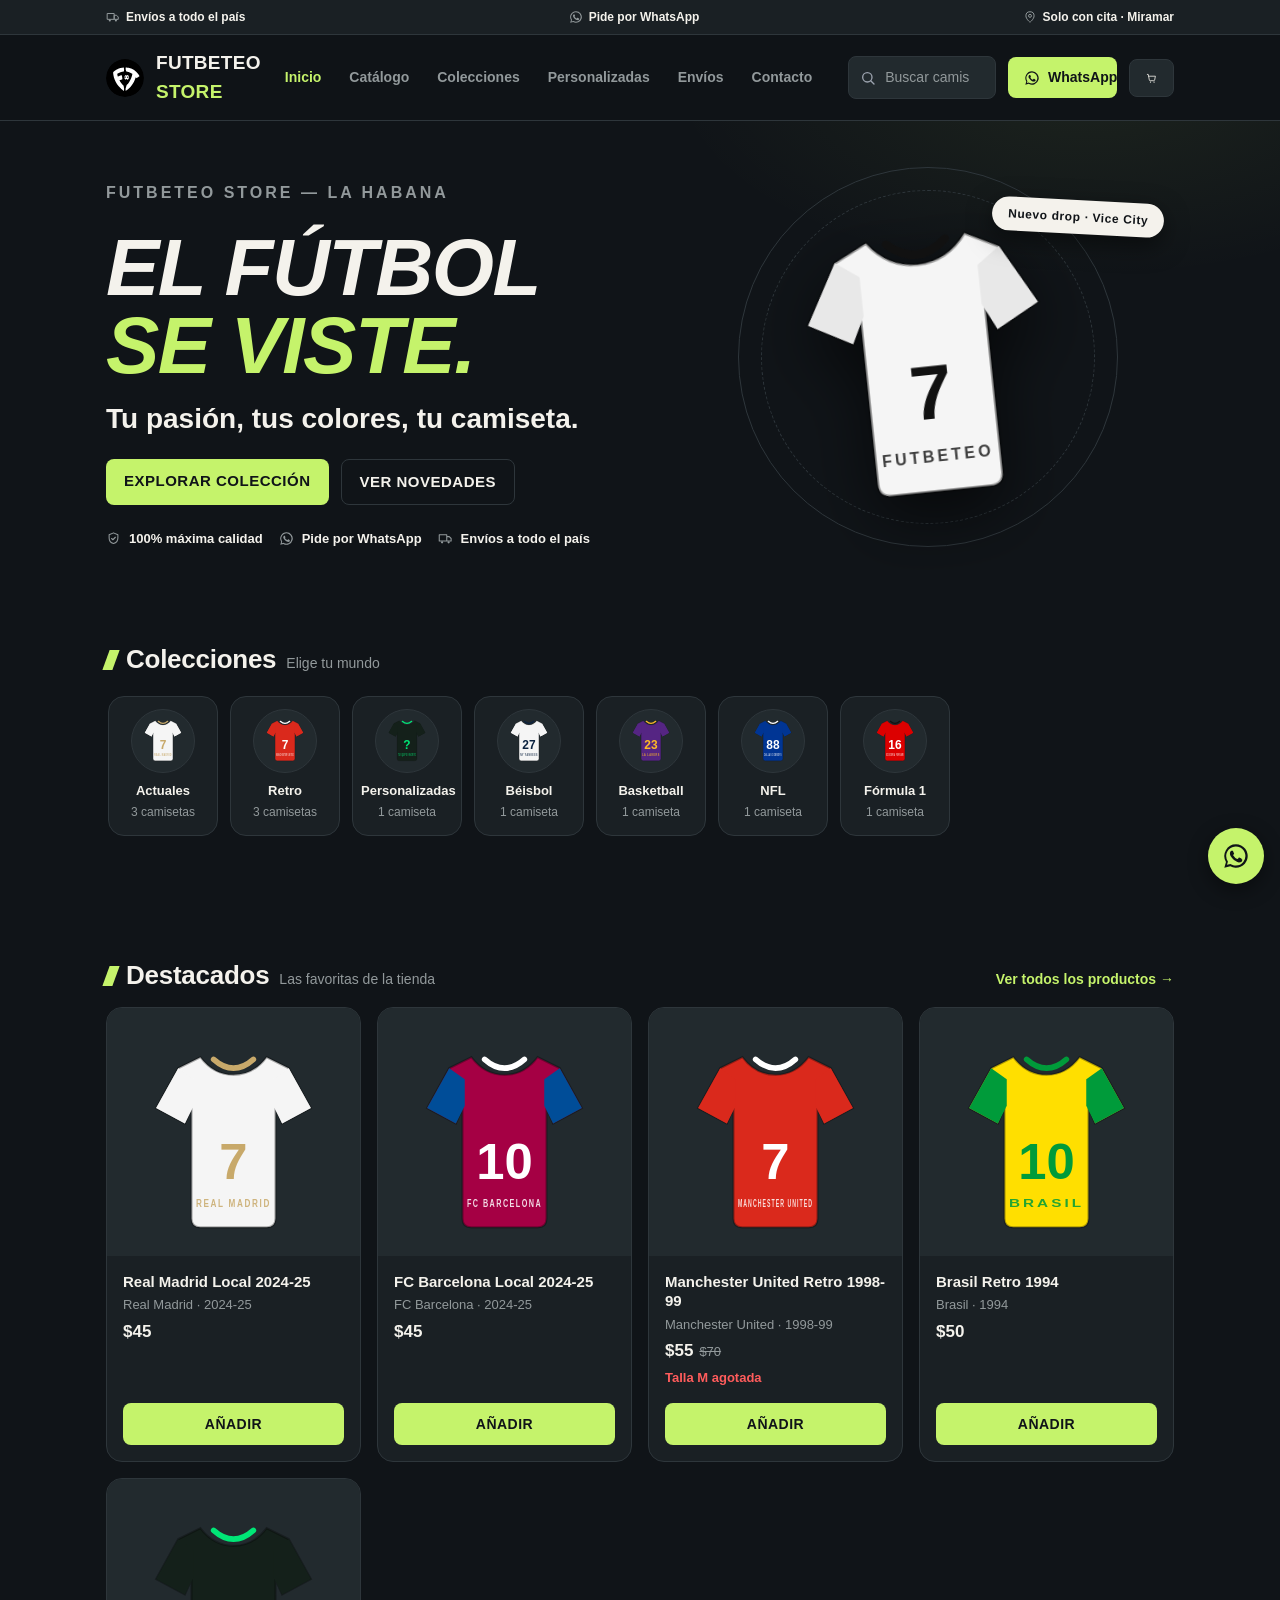
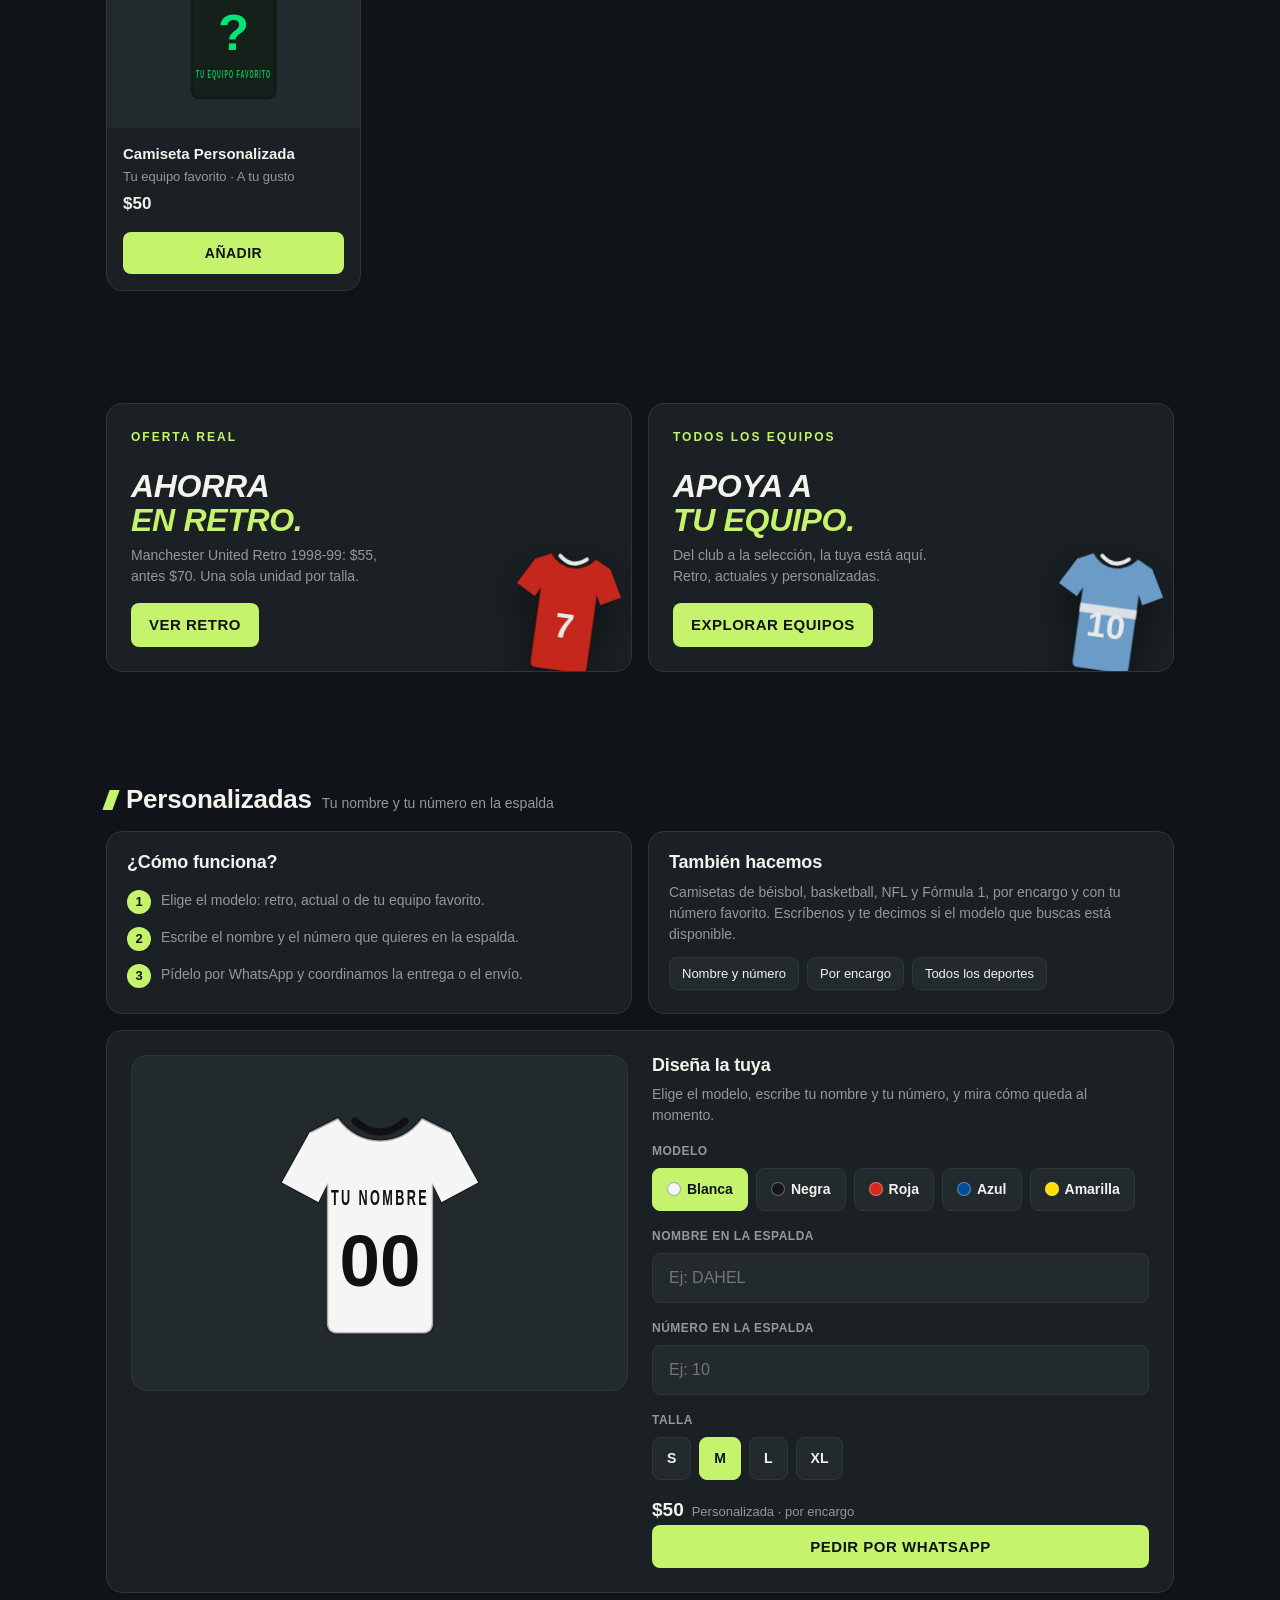
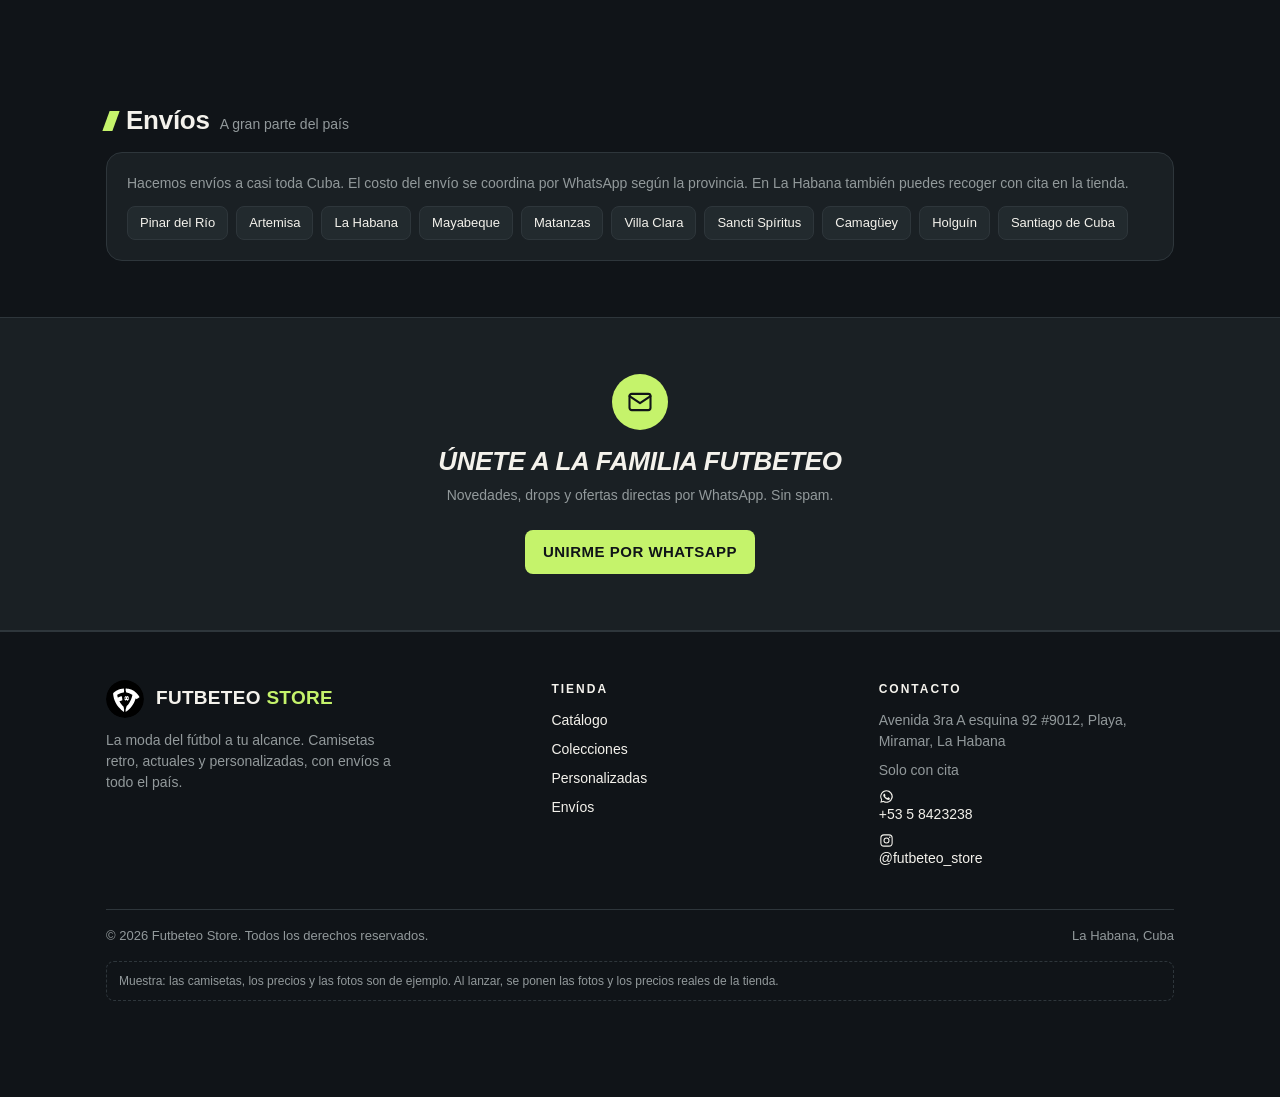
<file: index.html>
<!DOCTYPE html>
<html lang="es">
<head>
<meta charset="UTF-8">
<meta name="viewport" content="width=device-width, initial-scale=1">
<title>Futbeteo Store — La moda del fútbol a tu alcance</title>
<link rel="icon" type="image/svg+xml" href="logo.svg">
<meta name="description" content="Futbeteo Store: camisetas retro, actuales y personalizadas de fútbol, béisbol, basketball, NFL y Fórmula 1. Envíos a todo el país. Pide por WhatsApp.">
<meta property="og:type" content="website">
<meta property="og:title" content="Futbeteo Store — La moda del fútbol a tu alcance">
<meta property="og:description" content="Camisetas retro, actuales y personalizadas de fútbol, béisbol, basketball, NFL y Fórmula 1. Envíos a todo el país. Pide por WhatsApp.">
<meta property="og:url" content="https://dah3l.github.io/Futbeteo-Store/">
<link rel="stylesheet" href="css/styles.css?v=8">
</head>
<body>
<div class="topbar">
  <div class="container">
    <span><svg viewBox="0 0 24 24" width="14" height="14" fill="none" aria-hidden="true"><path d="M2 6h12v10H2zM14 9h4l3 3v4h-7z" stroke="currentColor" stroke-width="1.7" stroke-linejoin="round"/><circle cx="6.5" cy="18" r="1.8" fill="currentColor"/><circle cx="17" cy="18" r="1.8" fill="currentColor"/></svg> <b>Envíos a todo el país</b></span>
    <span class="tb-mid"><svg viewBox="0 0 24 24" width="14" height="14" fill="currentColor" aria-hidden="true"><path d="M12 2a10 10 0 0 0-8.6 15.1L2 22l5.1-1.3A10 10 0 1 0 12 2zm0 18.2c-1.6 0-3.1-.4-4.4-1.2l-.3-.2-3 .8.8-2.9-.2-.3A8.2 8.2 0 1 1 12 20.2zm4.6-6.1c-.3-.1-1.5-.7-1.7-.8-.2-.1-.4-.1-.6.1-.2.3-.6.8-.8 1-.1.2-.3.2-.5.1a6.7 6.7 0 0 1-3.3-2.9c-.3-.4 0-.5.2-.8l.4-.5c.1-.2.1-.4 0-.5l-.8-1.9c-.2-.5-.4-.4-.6-.4h-.5c-.2 0-.5.1-.7.3-.2.3-.9.9-.9 2.2s.9 2.5 1.1 2.7c.1.2 1.9 2.9 4.5 4 .6.3 1.1.4 1.5.6.6.2 1.2.2 1.6.1.5-.1 1.5-.6 1.7-1.2.2-.6.2-1.1.2-1.2-.1-.1-.3-.2-.5-.3z"/></svg> <b>Pide por WhatsApp</b></span>
    <span><svg viewBox="0 0 24 24" width="14" height="14" fill="none" aria-hidden="true"><path d="M12 21s-7-5.5-7-11a7 7 0 1 1 14 0c0 5.5-7 11-7 11z" stroke="currentColor" stroke-width="1.7"/><circle cx="12" cy="10" r="2.5" stroke="currentColor" stroke-width="1.7"/></svg> <b>Solo con cita · Miramar</b></span>
  </div>
</div>
<header>
  <div class="header-in">
    <a class="logo" href="index.html"><span class="logo-ball"><img src="logo.svg" alt="Futbeteo Store"></span><span>FUTBETEO <em>STORE</em></span></a>
    <nav class="main-nav" id="mainNav" aria-label="Navegación principal">
      <a href="index.html" class="active">Inicio</a>
      <a href="catalogo.html">Catálogo</a>
      <a href="#colecciones">Colecciones</a>
      <a href="#personalizadas">Personalizadas</a>
      <a href="#envios">Envíos</a>
      <a href="#contacto">Contacto</a>
    </nav>
    <span class="spacer"></span>
    <div class="header-search">
      <svg viewBox="0 0 24 24" width="16" height="16" fill="none" aria-hidden="true"><circle cx="11" cy="11" r="7" stroke="#9ca3af" stroke-width="2"/><path d="M16.5 16.5L21 21" stroke="#9ca3af" stroke-width="2" stroke-linecap="round"/></svg>
      <input type="search" id="headerSearch" placeholder="Buscar camiseta…" aria-label="Buscar camiseta">
    </div>
    <a class="wa-btn" href="https://wa.link/sq26tn" target="_blank" rel="noopener"><svg viewBox="0 0 24 24" width="16" height="16" fill="currentColor" aria-hidden="true"><path d="M12 2a10 10 0 0 0-8.6 15.1L2 22l5.1-1.3A10 10 0 1 0 12 2zm0 18.2c-1.6 0-3.1-.4-4.4-1.2l-.3-.2-3 .8.8-2.9-.2-.3A8.2 8.2 0 1 1 12 20.2zm4.6-6.1c-.3-.1-1.5-.7-1.7-.8-.2-.1-.4-.1-.6.1-.2.3-.6.8-.8 1-.1.2-.3.2-.5.1a6.7 6.7 0 0 1-3.3-2.9c-.3-.4 0-.5.2-.8l.4-.5c.1-.2.1-.4 0-.5l-.8-1.9c-.2-.5-.4-.4-.6-.4h-.5c-.2 0-.5.1-.7.3-.2.3-.9.9-.9 2.2s.9 2.5 1.1 2.7c.1.2 1.9 2.9 4.5 4 .6.3 1.1.4 1.5.6.6.2 1.2.2 1.6.1.5-.1 1.5-.6 1.7-1.2.2-.6.2-1.1.2-1.2-.1-.1-.3-.2-.5-.3z"/></svg><span class="wa-label">WhatsApp</span></a>
    <button class="cart-btn" id="cartBtn" type="button" aria-label="Carrito"><svg viewBox="0 0 24 24" fill="none" aria-hidden="true"><path d="M3 4h2l2.4 12.2A2 2 0 0 0 9.4 18h7.9a2 2 0 0 0 2-1.6L21 8H6" stroke="currentColor" stroke-width="1.8" stroke-linecap="round" stroke-linejoin="round"/><circle cx="10" cy="21" r="1.4" fill="currentColor"/><circle cx="18" cy="21" r="1.4" fill="currentColor"/></svg><span class="cart-count" id="cartCount" style="display:none">0</span></button>
    <button class="nav-toggle" id="navToggle" type="button" aria-label="Menú" aria-expanded="false" aria-controls="mainNav"><svg viewBox="0 0 24 24" width="20" height="20" fill="none" aria-hidden="true"><path d="M4 7h16M4 12h16M4 17h16" stroke="currentColor" stroke-width="2" stroke-linecap="round"/></svg></button>
  </div>
</header>

<section class="hero">
  <div class="container">
    <div class="hero-grid">
      <div>
        <p class="hero-kicker">Futbeteo Store — La Habana</p>
        <h1>El fútbol<br><span class="accent">se viste.</span></h1>
        <p class="hero-slogan">Tu pasión, tus colores, tu camiseta.</p>
        <div class="hero-cta">
          <a class="btn btn-green" href="catalogo.html">Explorar colección</a>
          <a class="btn btn-ghost" href="catalogo.html?orden=novedades" id="heroNewBtn">Ver novedades</a>
        </div>
        <div class="trust">
          <span><svg viewBox="0 0 24 24" width="15" height="15" fill="none" aria-hidden="true"><path d="M12 3l7 3v5c0 5-3.5 8-7 9-3.5-1-7-4-7-9V6l7-3z" stroke="currentColor" stroke-width="1.7" stroke-linejoin="round"/><path d="M9 12l2 2 4-4" stroke="currentColor" stroke-width="1.7" stroke-linecap="round" stroke-linejoin="round"/></svg> <b>100% máxima calidad</b></span>
          <span><svg viewBox="0 0 24 24" width="15" height="15" fill="currentColor" aria-hidden="true"><path d="M12 2a10 10 0 0 0-8.6 15.1L2 22l5.1-1.3A10 10 0 1 0 12 2zm0 18.2c-1.6 0-3.1-.4-4.4-1.2l-.3-.2-3 .8.8-2.9-.2-.3A8.2 8.2 0 1 1 12 20.2zm4.6-6.1c-.3-.1-1.5-.7-1.7-.8-.2-.1-.4-.1-.6.1-.2.3-.6.8-.8 1-.1.2-.3.2-.5.1a6.7 6.7 0 0 1-3.3-2.9c-.3-.4 0-.5.2-.8l.4-.5c.1-.2.1-.4 0-.5l-.8-1.9c-.2-.5-.4-.4-.6-.4h-.5c-.2 0-.5.1-.7.3-.2.3-.9.9-.9 2.2s.9 2.5 1.1 2.7c.1.2 1.9 2.9 4.5 4 .6.3 1.1.4 1.5.6.6.2 1.2.2 1.6.1.5-.1 1.5-.6 1.7-1.2.2-.6.2-1.1.2-1.2-.1-.1-.3-.2-.5-.3z"/></svg> <b>Pide por WhatsApp</b></span>
          <span><svg viewBox="0 0 24 24" width="15" height="15" fill="none" aria-hidden="true"><path d="M2 6h12v10H2zM14 9h4l3 3v4h-7z" stroke="currentColor" stroke-width="1.7" stroke-linejoin="round"/><circle cx="6.5" cy="18" r="1.8" fill="currentColor"/><circle cx="17" cy="18" r="1.8" fill="currentColor"/></svg> <b>Envíos a todo el país</b></span>
        </div>
      </div>
      <div class="hero-visual">
        <span class="hero-ring"></span>
        <svg class="jersey-big" viewBox="0 0 200 210" xmlns="http://www.w3.org/2000/svg" role="img" aria-label="Camiseta Futbeteo Store"><path d="M70 30 L50 40 L30 76 L56 90 L62 76 L62 176 Q62 184 70 184 L130 184 Q138 184 138 176 L138 76 L144 90 L170 76 L150 40 L130 30 Q118 46 100 46 Q82 46 70 30 Z" fill="#f5f5f5" stroke="rgba(0,0,0,.35)" stroke-width="2"/><path d="M50 40 L30 76 L56 90 L64 74 L64 50 Z" fill="#e8e8e8"/><path d="M150 40 L170 76 L144 90 L136 74 L136 50 Z" fill="#e8e8e8"/><path d="M82 32 Q100 48 118 32" fill="none" stroke="#111111" stroke-width="5" stroke-linecap="round"/><text x="100" y="140" text-anchor="middle" font-family="Arial,sans-serif" font-size="46" font-weight="900" fill="#111111">7</text><text x="100" y="166" text-anchor="middle" font-family="Arial,sans-serif" font-size="10" font-weight="700" letter-spacing="2" textLength="68" lengthAdjust="spacingAndGlyphs" fill="#111111" opacity="0.8">FUTBETEO</text></svg>
        <span class="hero-tag t1">Nuevo drop · Vice City</span>
      </div>
    </div>
  </div>
</section>

<section id="colecciones">
  <div class="container">
    <div class="sec-head"><h2>Colecciones</h2><p>Elige tu mundo</p></div>
    <div class="cat-strip" id="collGrid"></div>
  </div>
</section>

<section id="destacados">
  <div class="container">
    <div class="sec-head"><h2>Destacados</h2><p>Las favoritas de la tienda</p><a class="sec-link" href="catalogo.html">Ver todos los productos →</a></div>
    <div class="grid" id="featuredGrid"></div>
  </div>
</section>

<section id="ofertas">
  <div class="container">
    <div class="banners">
      <div class="banner">
        <p class="banner-kicker">Oferta real</p>
        <h3>Ahorra<br><span class="accent">en retro.</span></h3>
        <p>Manchester United Retro 1998-99: $55, antes $70. Una sola unidad por talla.</p>
        <a class="btn btn-green" href="catalogo.html?cat=retro">Ver retro</a>
        <span class="banner-jersey"><svg viewBox="0 0 200 210" xmlns="http://www.w3.org/2000/svg" role="img" aria-label="Camiseta retro"><path d="M70 30 L50 40 L30 76 L56 90 L62 76 L62 176 Q62 184 70 184 L130 184 Q138 184 138 176 L138 76 L144 90 L170 76 L150 40 L130 30 Q118 46 100 46 Q82 46 70 30 Z" fill="#da291c" stroke="rgba(0,0,0,.3)" stroke-width="2"/><path d="M50 40 L30 76 L56 90 L64 74 L64 50 Z" fill="#da291c"/><path d="M150 40 L170 76 L144 90 L136 74 L136 50 Z" fill="#da291c"/><path d="M82 32 Q100 48 118 32" fill="none" stroke="#ffffff" stroke-width="5" stroke-linecap="round"/><text x="100" y="140" text-anchor="middle" font-family="Arial,sans-serif" font-size="46" font-weight="900" fill="#ffffff">7</text></svg></span>
      </div>
      <div class="banner">
        <p class="banner-kicker">Todos los equipos</p>
        <h3>Apoya a<br><span class="accent">tu equipo.</span></h3>
        <p>Del club a la selección, la tuya está aquí. Retro, actuales y personalizadas.</p>
        <a class="btn btn-green" href="catalogo.html">Explorar equipos</a>
        <span class="banner-jersey"><svg viewBox="0 0 200 210" xmlns="http://www.w3.org/2000/svg" role="img" aria-label="Camiseta de selección"><path d="M70 30 L50 40 L30 76 L56 90 L62 76 L62 176 Q62 184 70 184 L130 184 Q138 184 138 176 L138 76 L144 90 L170 76 L150 40 L130 30 Q118 46 100 46 Q82 46 70 30 Z" fill="#75aadb" stroke="rgba(0,0,0,.3)" stroke-width="2"/><path d="M50 40 L30 76 L56 90 L64 74 L64 50 Z" fill="#75aadb"/><path d="M150 40 L170 76 L144 90 L136 74 L136 50 Z" fill="#75aadb"/><path d="M82 32 Q100 48 118 32" fill="none" stroke="#ffffff" stroke-width="5" stroke-linecap="round"/><rect x="62" y="98" width="76" height="12" fill="#ffffff" opacity="0.9"/><text x="100" y="140" text-anchor="middle" font-family="Arial,sans-serif" font-size="46" font-weight="900" fill="#ffffff">10</text></svg></span>
      </div>
    </div>
  </div>
</section>

<section id="personalizadas">
  <div class="container">
    <div class="sec-head"><h2>Personalizadas</h2><p>Tu nombre y tu número en la espalda</p></div>
    <div class="info-grid">
      <div class="info-card">
        <h3>¿Cómo funciona?</h3>
        <ol class="steps">
          <li>Elige el modelo: retro, actual o de tu equipo favorito.</li>
          <li>Escribe el nombre y el número que quieres en la espalda.</li>
          <li>Pídelo por WhatsApp y coordinamos la entrega o el envío.</li>
        </ol>
      </div>
      <div class="info-card">
        <h3>También hacemos</h3>
        <p>Camisetas de béisbol, basketball, NFL y Fórmula 1, por encargo y con tu número favorito. Escríbenos y te decimos si el modelo que buscas está disponible.</p>
        <ul><li>Nombre y número</li><li>Por encargo</li><li>Todos los deportes</li></ul>
      </div>
    </div>
    <div class="customizer">
      <div class="cust-preview" id="custPreview"></div>
      <div class="cust-form">
        <h3>Diseña la tuya</h3>
        <p class="cust-sub">Elige el modelo, escribe tu nombre y tu número, y mira cómo queda al momento.</p>
        <div class="field"><label>Modelo</label><div class="model-pills" id="modelPills"></div></div>
        <div class="field"><label>Nombre en la espalda</label><input id="custName" type="text" maxlength="12" placeholder="Ej: DAHEL" autocomplete="off"></div>
        <div class="field"><label>Número en la espalda</label><input id="custNum" type="text" maxlength="2" inputmode="numeric" placeholder="Ej: 10" autocomplete="off"></div>
        <div class="field"><label>Talla</label><div class="size-pills" id="custSizes"></div></div>
        <div class="price-row"><span class="price">$50</span><span class="meta">Personalizada · por encargo</span></div>
        <button type="button" class="btn btn-wa" id="custOrder" style="width:100%">Pedir por WhatsApp</button>
      </div>
    </div>
  </div>
</section>

<section id="envios">
  <div class="container">
    <div class="sec-head"><h2>Envíos</h2><p>A gran parte del país</p></div>
    <div class="info-card">
      <p>Hacemos envíos a casi toda Cuba. El costo del envío se coordina por WhatsApp según la provincia. En La Habana también puedes recoger con cita en la tienda.</p>
      <ul>
        <li>Pinar del Río</li><li>Artemisa</li><li>La Habana</li><li>Mayabeque</li><li>Matanzas</li>
        <li>Villa Clara</li><li>Sancti Spíritus</li><li>Camagüey</li><li>Holguín</li><li>Santiago de Cuba</li>
      </ul>
    </div>
  </div>
</section>

<section class="newsletter">
  <div class="container">
    <div class="nl-icon"><svg viewBox="0 0 24 24" width="28" height="28" fill="none" aria-hidden="true"><rect x="3" y="5" width="18" height="14" rx="2" stroke="currentColor" stroke-width="1.8"/><path d="M3 7l9 6 9-6" stroke="currentColor" stroke-width="1.8" stroke-linecap="round" stroke-linejoin="round"/></svg></div>
    <h2>Únete a la familia Futbeteo</h2>
    <p>Novedades, drops y ofertas directas por WhatsApp. Sin spam.</p>
    <a class="btn btn-wa" href="https://wa.me/5358423238?text=Hola%20Futbeteo%20Store%2C%20quiero%20recibir%20las%20novedades%20y%20ofertas.">Unirme por WhatsApp</a>
  </div>
</section>

<footer id="contacto">
  <div class="container">
    <div class="foot-grid">
      <div class="foot-brand">
        <a class="logo" href="index.html"><span class="logo-ball"><img src="logo.svg" alt="Futbeteo Store"></span><span>FUTBETEO <em>STORE</em></span></a>
        <p>La moda del fútbol a tu alcance. Camisetas retro, actuales y personalizadas, con envíos a todo el país.</p>
      </div>
      <div class="foot-col">
        <h4>Tienda</h4>
        <ul>
          <li><a href="catalogo.html">Catálogo</a></li>
          <li><a href="#colecciones">Colecciones</a></li>
          <li><a href="#personalizadas">Personalizadas</a></li>
          <li><a href="#envios">Envíos</a></li>
        </ul>
      </div>
      <div class="foot-col">
        <h4>Contacto</h4>
        <ul>
          <li>Avenida 3ra A esquina 92 #9012, Playa, Miramar, La Habana</li>
          <li>Solo con cita</li>
          <li><a href="https://wa.me/5358423238"><svg viewBox="0 0 24 24" width="15" height="15" fill="currentColor" aria-hidden="true"><path d="M12 2a10 10 0 0 0-8.6 15.1L2 22l5.1-1.3A10 10 0 1 0 12 2zm0 18.2c-1.6 0-3.1-.4-4.4-1.2l-.3-.2-3 .8.8-2.9-.2-.3A8.2 8.2 0 1 1 12 20.2zm4.6-6.1c-.3-.1-1.5-.7-1.7-.8-.2-.1-.4-.1-.6.1-.2.3-.6.8-.8 1-.1.2-.3.2-.5.1a6.7 6.7 0 0 1-3.3-2.9c-.3-.4 0-.5.2-.8l.4-.5c.1-.2.1-.4 0-.5l-.8-1.9c-.2-.5-.4-.4-.6-.4h-.5c-.2 0-.5.1-.7.3-.2.3-.9.9-.9 2.2s.9 2.5 1.1 2.7c.1.2 1.9 2.9 4.5 4 .6.3 1.1.4 1.5.6.6.2 1.2.2 1.6.1.5-.1 1.5-.6 1.7-1.2.2-.6.2-1.1.2-1.2-.1-.1-.3-.2-.5-.3z"/></svg>+53 5 8423238</a></li>
          <li><a href="https://instagram.com/futbeteo_store"><svg viewBox="0 0 24 24" width="15" height="15" fill="none" aria-hidden="true"><rect x="3" y="3" width="18" height="18" rx="5" stroke="currentColor" stroke-width="1.7"/><circle cx="12" cy="12" r="4" stroke="currentColor" stroke-width="1.7"/><circle cx="17.2" cy="6.8" r="1.2" fill="currentColor"/></svg>@futbeteo_store</a></li>
        </ul>
      </div>
    </div>
    <div class="foot-bottom">
      <span>© 2026 Futbeteo Store. Todos los derechos reservados.</span>
      <span>La Habana, Cuba</span>
    </div>
    <p class="demo-note">Muestra: las camisetas, los precios y las fotos son de ejemplo. Al lanzar, se ponen las fotos y los precios reales de la tienda.</p>
  </div>
</footer>

<a class="wa-float" href="https://wa.link/sq26tn" target="_blank" rel="noopener" aria-label="WhatsApp"><svg viewBox="0 0 24 24" fill="currentColor" aria-hidden="true"><path d="M12 2a10 10 0 0 0-8.6 15.1L2 22l5.1-1.3A10 10 0 1 0 12 2zm0 18.2c-1.6 0-3.1-.4-4.4-1.2l-.3-.2-3 .8.8-2.9-.2-.3A8.2 8.2 0 1 1 12 20.2zm4.6-6.1c-.3-.1-1.5-.7-1.7-.8-.2-.1-.4-.1-.6.1-.2.3-.6.8-.8 1-.1.2-.3.2-.5.1a6.7 6.7 0 0 1-3.3-2.9c-.3-.4 0-.5.2-.8l.4-.5c.1-.2.1-.4 0-.5l-.8-1.9c-.2-.5-.4-.4-.6-.4h-.5c-.2 0-.5.1-.7.3-.2.3-.9.9-.9 2.2s.9 2.5 1.1 2.7c.1.2 1.9 2.9 4.5 4 .6.3 1.1.4 1.5.6.6.2 1.2.2 1.6.1.5-.1 1.5-.6 1.7-1.2.2-.6.2-1.1.2-1.2-.1-.1-.3-.2-.5-.3z"/></svg></a>

<div class="drawer" id="cartDrawer">
  <div class="drawer-head"><h2>Tu pedido</h2><button class="close-btn" id="cartClose" type="button">✕</button></div>
  <div class="drawer-body" id="cartBody"></div>
  <div class="drawer-foot" id="cartFoot"></div>
</div>

<div class="toast" id="toast"></div>

<script src="js/products.js?v=3"></script>
<script src="js/common.js?v=8"></script>
<script src="js/landing.js?v=8"></script>
</body>
</html>
</file>
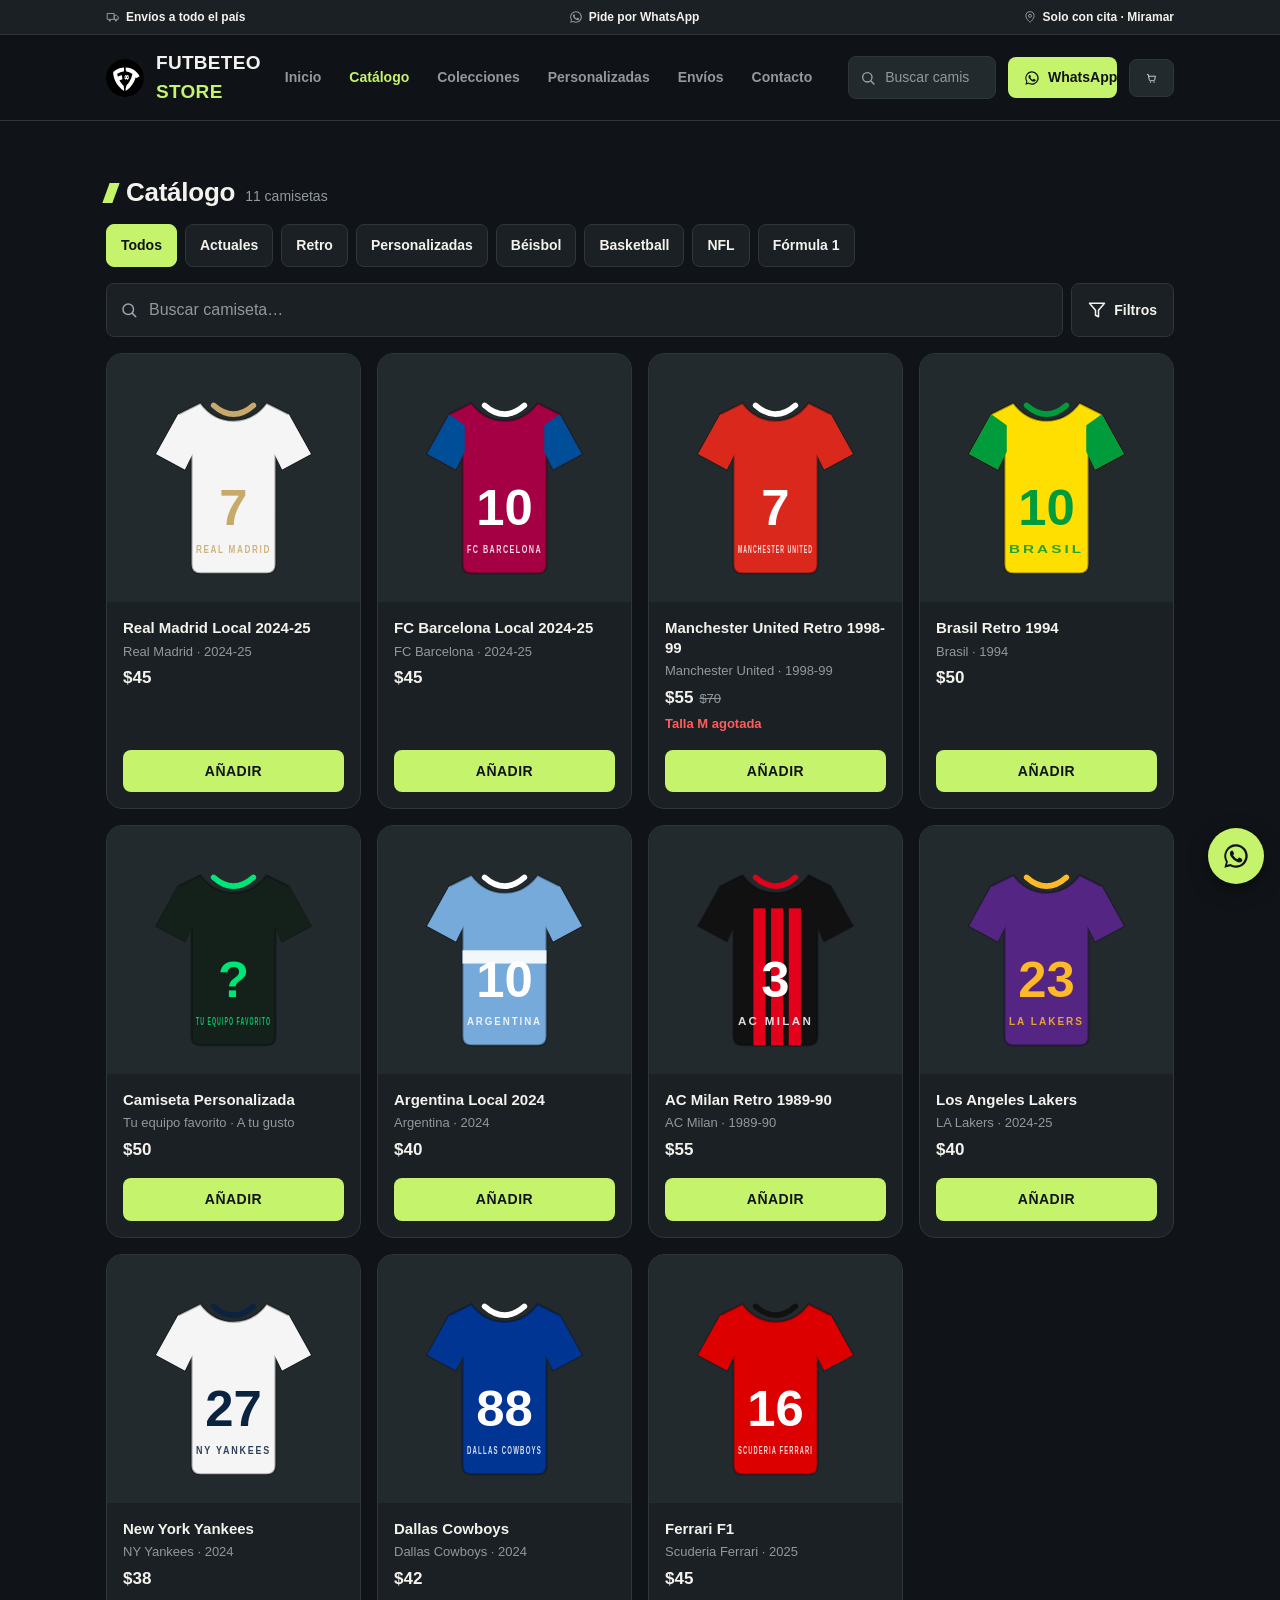
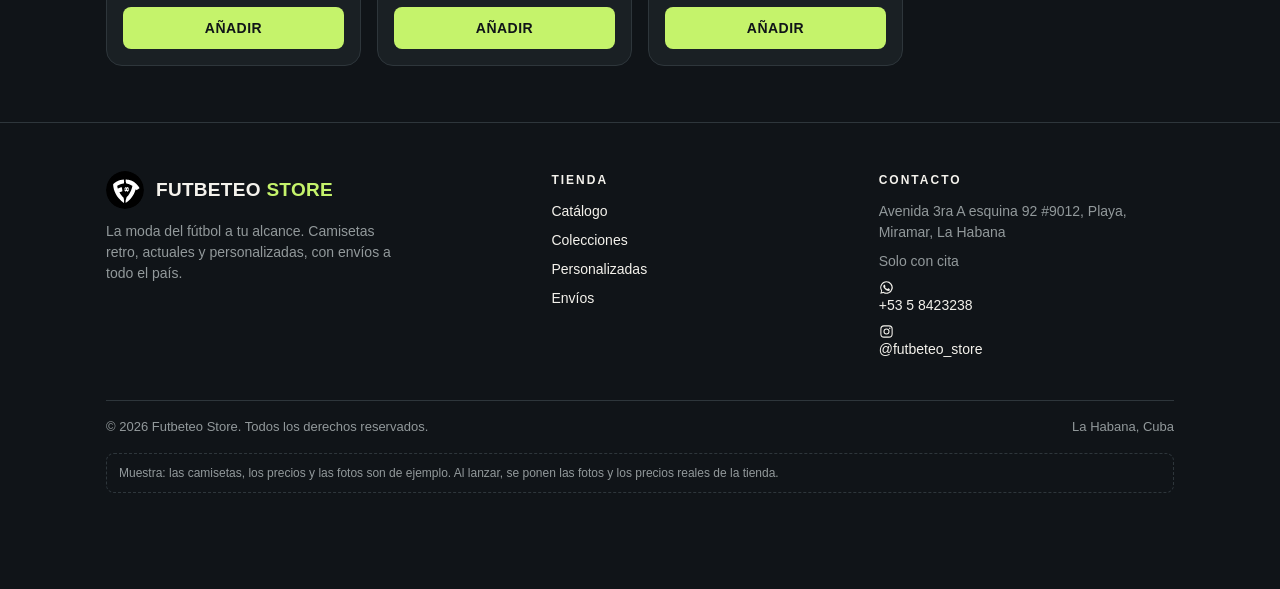
<file: catalogo.html>
<!DOCTYPE html>
<html lang="es">
<head>
<meta charset="UTF-8">
<meta name="viewport" content="width=device-width, initial-scale=1">
<title>Catálogo — Futbeteo Store</title>
<link rel="icon" type="image/svg+xml" href="logo.svg">
<meta name="description" content="Catálogo de Futbeteo Store: camisetas retro, actuales y personalizadas de fútbol, béisbol, basketball, NFL y Fórmula 1. Envíos a todo el país. Pide por WhatsApp.">
<meta property="og:type" content="website">
<meta property="og:title" content="Catálogo — Futbeteo Store">
<meta property="og:description" content="Camisetas retro, actuales y personalizadas de fútbol, béisbol, basketball, NFL y Fórmula 1. Envíos a todo el país. Pide por WhatsApp.">
<meta property="og:url" content="https://dah3l.github.io/Futbeteo-Store/catalogo.html">
<link rel="stylesheet" href="css/styles.css?v=8">
</head>
<body>
<div class="topbar">
  <div class="container">
    <span><svg viewBox="0 0 24 24" width="14" height="14" fill="none" aria-hidden="true"><path d="M2 6h12v10H2zM14 9h4l3 3v4h-7z" stroke="currentColor" stroke-width="1.7" stroke-linejoin="round"/><circle cx="6.5" cy="18" r="1.8" fill="currentColor"/><circle cx="17" cy="18" r="1.8" fill="currentColor"/></svg> <b>Envíos a todo el país</b></span>
    <span class="tb-mid"><svg viewBox="0 0 24 24" width="14" height="14" fill="currentColor" aria-hidden="true"><path d="M12 2a10 10 0 0 0-8.6 15.1L2 22l5.1-1.3A10 10 0 1 0 12 2zm0 18.2c-1.6 0-3.1-.4-4.4-1.2l-.3-.2-3 .8.8-2.9-.2-.3A8.2 8.2 0 1 1 12 20.2zm4.6-6.1c-.3-.1-1.5-.7-1.7-.8-.2-.1-.4-.1-.6.1-.2.3-.6.8-.8 1-.1.2-.3.2-.5.1a6.7 6.7 0 0 1-3.3-2.9c-.3-.4 0-.5.2-.8l.4-.5c.1-.2.1-.4 0-.5l-.8-1.9c-.2-.5-.4-.4-.6-.4h-.5c-.2 0-.5.1-.7.3-.2.3-.9.9-.9 2.2s.9 2.5 1.1 2.7c.1.2 1.9 2.9 4.5 4 .6.3 1.1.4 1.5.6.6.2 1.2.2 1.6.1.5-.1 1.5-.6 1.7-1.2.2-.6.2-1.1.2-1.2-.1-.1-.3-.2-.5-.3z"/></svg> <b>Pide por WhatsApp</b></span>
    <span><svg viewBox="0 0 24 24" width="14" height="14" fill="none" aria-hidden="true"><path d="M12 21s-7-5.5-7-11a7 7 0 1 1 14 0c0 5.5-7 11-7 11z" stroke="currentColor" stroke-width="1.7"/><circle cx="12" cy="10" r="2.5" stroke="currentColor" stroke-width="1.7"/></svg> <b>Solo con cita · Miramar</b></span>
  </div>
</div>
<header>
  <div class="header-in">
    <a class="logo" href="index.html"><span class="logo-ball"><img src="logo.svg" alt="Futbeteo Store"></span><span>FUTBETEO <em>STORE</em></span></a>
    <nav class="main-nav" id="mainNav" aria-label="Navegación principal">
      <a href="index.html">Inicio</a>
      <a href="catalogo.html" class="active">Catálogo</a>
      <a href="index.html#colecciones">Colecciones</a>
      <a href="index.html#personalizadas">Personalizadas</a>
      <a href="index.html#envios">Envíos</a>
      <a href="#contacto">Contacto</a>
    </nav>
    <span class="spacer"></span>
    <div class="header-search">
      <svg viewBox="0 0 24 24" width="16" height="16" fill="none" aria-hidden="true"><circle cx="11" cy="11" r="7" stroke="#9ca3af" stroke-width="2"/><path d="M16.5 16.5L21 21" stroke="#9ca3af" stroke-width="2" stroke-linecap="round"/></svg>
      <input type="search" id="headerSearch" placeholder="Buscar camiseta…" aria-label="Buscar camiseta">
    </div>
    <a class="wa-btn" href="https://wa.link/sq26tn" target="_blank" rel="noopener"><svg viewBox="0 0 24 24" width="16" height="16" fill="currentColor" aria-hidden="true"><path d="M12 2a10 10 0 0 0-8.6 15.1L2 22l5.1-1.3A10 10 0 1 0 12 2zm0 18.2c-1.6 0-3.1-.4-4.4-1.2l-.3-.2-3 .8.8-2.9-.2-.3A8.2 8.2 0 1 1 12 20.2zm4.6-6.1c-.3-.1-1.5-.7-1.7-.8-.2-.1-.4-.1-.6.1-.2.3-.6.8-.8 1-.1.2-.3.2-.5.1a6.7 6.7 0 0 1-3.3-2.9c-.3-.4 0-.5.2-.8l.4-.5c.1-.2.1-.4 0-.5l-.8-1.9c-.2-.5-.4-.4-.6-.4h-.5c-.2 0-.5.1-.7.3-.2.3-.9.9-.9 2.2s.9 2.5 1.1 2.7c.1.2 1.9 2.9 4.5 4 .6.3 1.1.4 1.5.6.6.2 1.2.2 1.6.1.5-.1 1.5-.6 1.7-1.2.2-.6.2-1.1.2-1.2-.1-.1-.3-.2-.5-.3z"/></svg><span class="wa-label">WhatsApp</span></a>
    <button class="cart-btn" id="cartBtn" type="button" aria-label="Carrito"><svg viewBox="0 0 24 24" fill="none" aria-hidden="true"><path d="M3 4h2l2.4 12.2A2 2 0 0 0 9.4 18h7.9a2 2 0 0 0 2-1.6L21 8H6" stroke="currentColor" stroke-width="1.8" stroke-linecap="round" stroke-linejoin="round"/><circle cx="10" cy="21" r="1.4" fill="currentColor"/><circle cx="18" cy="21" r="1.4" fill="currentColor"/></svg><span class="cart-count" id="cartCount" style="display:none">0</span></button>
    <button class="nav-toggle" id="navToggle" type="button" aria-label="Menú" aria-expanded="false" aria-controls="mainNav"><svg viewBox="0 0 24 24" width="20" height="20" fill="none" aria-hidden="true"><path d="M4 7h16M4 12h16M4 17h16" stroke="currentColor" stroke-width="2" stroke-linecap="round"/></svg></button>
  </div>
</header>

<main>
<section id="catalogo">
  <div class="container">
    <div class="sec-head"><h2>Catálogo</h2><p id="resultCount"></p></div>
    <div class="filters" id="filters"></div>
    <div class="search-row">
      <div class="search-box">
        <svg viewBox="0 0 24 24" width="18" height="18" fill="none" aria-hidden="true"><circle cx="11" cy="11" r="7" stroke="#9ca3af" stroke-width="2"/><path d="M16.5 16.5L21 21" stroke="#9ca3af" stroke-width="2" stroke-linecap="round"/></svg>
        <input type="search" id="searchInput" placeholder="Buscar camiseta…" aria-label="Buscar camiseta">
        <button type="button" class="search-clear" id="searchClear" aria-label="Limpiar búsqueda">✕</button>
      </div>
      <button type="button" class="btn-filters" id="filtersBtn" aria-expanded="false" aria-controls="filterPanel">
        <svg viewBox="0 0 24 24" width="18" height="18" fill="none" aria-hidden="true"><polygon points="22 3 2 3 10 12.46 10 19 14 21 14 12.46 22 3" stroke="currentColor" stroke-width="2" stroke-linejoin="round"/></svg>
        <span>Filtros</span>
      </button>
    </div>
    <div class="filter-panel" id="filterPanel" hidden>
      <div class="filter-field">
        <label for="teamSelect">Equipo</label>
        <select id="teamSelect"><option value="all">Todos los equipos</option></select>
      </div>
      <div class="filter-field">
        <label for="sizeSelect">Talla</label>
        <select id="sizeSelect"><option value="all">Todas las tallas</option><option>S</option><option>M</option><option>L</option><option>XL</option></select>
      </div>
      <div class="filter-field">
        <label for="sortSelect">Ordenar</label>
        <select id="sortSelect">
          <option value="feat">Destacados</option>
          <option value="new">Novedades</option>
          <option value="low">Menor precio</option>
          <option value="high">Mayor precio</option>
        </select>
      </div>
    </div>
    <div class="grid" id="grid"></div>
  </div>
</section>
</main>

<footer id="contacto">
  <div class="container">
    <div class="foot-grid">
      <div class="foot-brand">
        <a class="logo" href="index.html"><span class="logo-ball"><img src="logo.svg" alt="Futbeteo Store"></span><span>FUTBETEO <em>STORE</em></span></a>
        <p>La moda del fútbol a tu alcance. Camisetas retro, actuales y personalizadas, con envíos a todo el país.</p>
      </div>
      <div class="foot-col">
        <h4>Tienda</h4>
        <ul>
          <li><a href="catalogo.html">Catálogo</a></li>
          <li><a href="index.html#colecciones">Colecciones</a></li>
          <li><a href="index.html#personalizadas">Personalizadas</a></li>
          <li><a href="index.html#envios">Envíos</a></li>
        </ul>
      </div>
      <div class="foot-col">
        <h4>Contacto</h4>
        <ul>
          <li>Avenida 3ra A esquina 92 #9012, Playa, Miramar, La Habana</li>
          <li>Solo con cita</li>
          <li><a href="https://wa.me/5358423238"><svg viewBox="0 0 24 24" width="15" height="15" fill="currentColor" aria-hidden="true"><path d="M12 2a10 10 0 0 0-8.6 15.1L2 22l5.1-1.3A10 10 0 1 0 12 2zm0 18.2c-1.6 0-3.1-.4-4.4-1.2l-.3-.2-3 .8.8-2.9-.2-.3A8.2 8.2 0 1 1 12 20.2zm4.6-6.1c-.3-.1-1.5-.7-1.7-.8-.2-.1-.4-.1-.6.1-.2.3-.6.8-.8 1-.1.2-.3.2-.5.1a6.7 6.7 0 0 1-3.3-2.9c-.3-.4 0-.5.2-.8l.4-.5c.1-.2.1-.4 0-.5l-.8-1.9c-.2-.5-.4-.4-.6-.4h-.5c-.2 0-.5.1-.7.3-.2.3-.9.9-.9 2.2s.9 2.5 1.1 2.7c.1.2 1.9 2.9 4.5 4 .6.3 1.1.4 1.5.6.6.2 1.2.2 1.6.1.5-.1 1.5-.6 1.7-1.2.2-.6.2-1.1.2-1.2-.1-.1-.3-.2-.5-.3z"/></svg>+53 5 8423238</a></li>
          <li><a href="https://instagram.com/futbeteo_store"><svg viewBox="0 0 24 24" width="15" height="15" fill="none" aria-hidden="true"><rect x="3" y="3" width="18" height="18" rx="5" stroke="currentColor" stroke-width="1.7"/><circle cx="12" cy="12" r="4" stroke="currentColor" stroke-width="1.7"/><circle cx="17.2" cy="6.8" r="1.2" fill="currentColor"/></svg>@futbeteo_store</a></li>
        </ul>
      </div>
    </div>
    <div class="foot-bottom">
      <span>© 2026 Futbeteo Store. Todos los derechos reservados.</span>
      <span>La Habana, Cuba</span>
    </div>
    <p class="demo-note">Muestra: las camisetas, los precios y las fotos son de ejemplo. Al lanzar, se ponen las fotos y los precios reales de la tienda.</p>
  </div>
</footer>

<a class="wa-float" href="https://wa.link/sq26tn" target="_blank" rel="noopener" aria-label="WhatsApp"><svg viewBox="0 0 24 24" fill="currentColor" aria-hidden="true"><path d="M12 2a10 10 0 0 0-8.6 15.1L2 22l5.1-1.3A10 10 0 1 0 12 2zm0 18.2c-1.6 0-3.1-.4-4.4-1.2l-.3-.2-3 .8.8-2.9-.2-.3A8.2 8.2 0 1 1 12 20.2zm4.6-6.1c-.3-.1-1.5-.7-1.7-.8-.2-.1-.4-.1-.6.1-.2.3-.6.8-.8 1-.1.2-.3.2-.5.1a6.7 6.7 0 0 1-3.3-2.9c-.3-.4 0-.5.2-.8l.4-.5c.1-.2.1-.4 0-.5l-.8-1.9c-.2-.5-.4-.4-.6-.4h-.5c-.2 0-.5.1-.7.3-.2.3-.9.9-.9 2.2s.9 2.5 1.1 2.7c.1.2 1.9 2.9 4.5 4 .6.3 1.1.4 1.5.6.6.2 1.2.2 1.6.1.5-.1 1.5-.6 1.7-1.2.2-.6.2-1.1.2-1.2-.1-.1-.3-.2-.5-.3z"/></svg></a>

<div class="drawer" id="cartDrawer">
  <div class="drawer-head"><h2>Tu pedido</h2><button class="close-btn" id="cartClose" type="button">✕</button></div>
  <div class="drawer-body" id="cartBody"></div>
  <div class="drawer-foot" id="cartFoot"></div>
</div>

<div class="toast" id="toast"></div>

<script src="js/products.js?v=3"></script>
<script src="js/common.js?v=8"></script>
<script src="js/catalogo.js?v=8"></script>
</body>
</html>
</file>
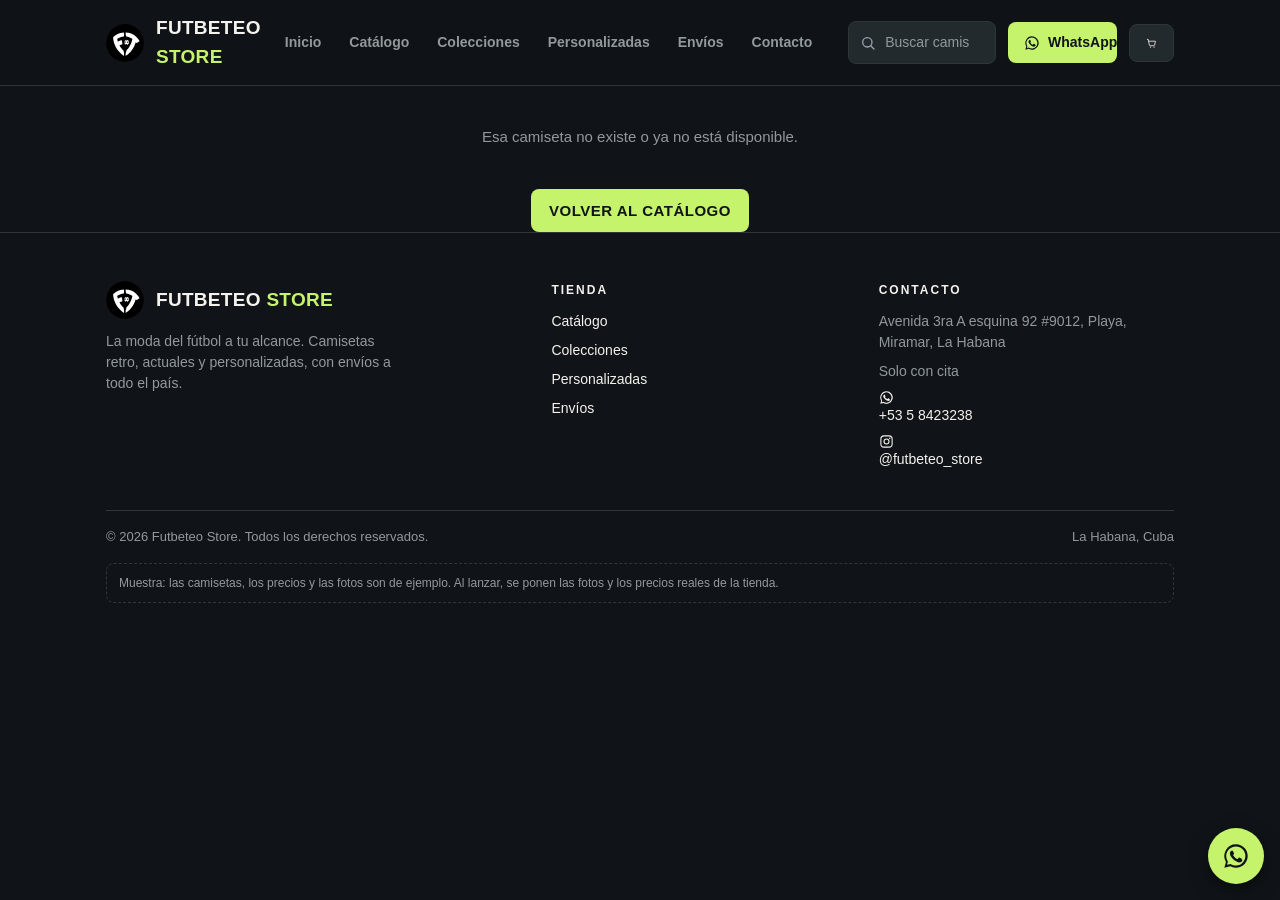
<file: producto.html>
<!DOCTYPE html>
<html lang="es">
<head>
<meta charset="UTF-8">
<meta name="viewport" content="width=device-width, initial-scale=1">
<title>Futbeteo Store — La moda del fútbol a tu alcance</title>
<link rel="icon" type="image/svg+xml" href="logo.svg">
<meta name="description" content="Futbeteo Store: camisetas retro, actuales y personalizadas de fútbol, béisbol, basketball, NFL y Fórmula 1. Envíos a todo el país. Pide por WhatsApp.">
<meta property="og:type" content="website">
<meta property="og:title" content="Futbeteo Store — La moda del fútbol a tu alcance">
<meta property="og:description" content="Camisetas retro, actuales y personalizadas de fútbol, béisbol, basketball, NFL y Fórmula 1. Envíos a todo el país. Pide por WhatsApp.">
<meta property="og:url" content="https://dah3l.github.io/Futbeteo-Store/">
<link rel="stylesheet" href="css/styles.css?v=8">
</head>
<body>
<header>
  <div class="header-in">
    <a class="logo" href="index.html"><span class="logo-ball"><img src="logo.svg" alt="Futbeteo Store"></span><span>FUTBETEO <em>STORE</em></span></a>
    <nav class="main-nav" id="mainNav" aria-label="Navegación principal">
      <a href="index.html">Inicio</a>
      <a href="catalogo.html">Catálogo</a>
      <a href="index.html#colecciones">Colecciones</a>
      <a href="index.html#personalizadas">Personalizadas</a>
      <a href="index.html#envios">Envíos</a>
      <a href="#contacto">Contacto</a>
    </nav>
    <span class="spacer"></span>
    <div class="header-search">
      <svg viewBox="0 0 24 24" width="16" height="16" fill="none" aria-hidden="true"><circle cx="11" cy="11" r="7" stroke="#9ca3af" stroke-width="2"/><path d="M16.5 16.5L21 21" stroke="#9ca3af" stroke-width="2" stroke-linecap="round"/></svg>
      <input type="search" id="headerSearch" placeholder="Buscar camiseta…" aria-label="Buscar camiseta">
    </div>
    <a class="wa-btn" href="https://wa.link/sq26tn" target="_blank" rel="noopener"><svg viewBox="0 0 24 24" width="16" height="16" fill="currentColor" aria-hidden="true"><path d="M12 2a10 10 0 0 0-8.6 15.1L2 22l5.1-1.3A10 10 0 1 0 12 2zm0 18.2c-1.6 0-3.1-.4-4.4-1.2l-.3-.2-3 .8.8-2.9-.2-.3A8.2 8.2 0 1 1 12 20.2zm4.6-6.1c-.3-.1-1.5-.7-1.7-.8-.2-.1-.4-.1-.6.1-.2.3-.6.8-.8 1-.1.2-.3.2-.5.1a6.7 6.7 0 0 1-3.3-2.9c-.3-.4 0-.5.2-.8l.4-.5c.1-.2.1-.4 0-.5l-.8-1.9c-.2-.5-.4-.4-.6-.4h-.5c-.2 0-.5.1-.7.3-.2.3-.9.9-.9 2.2s.9 2.5 1.1 2.7c.1.2 1.9 2.9 4.5 4 .6.3 1.1.4 1.5.6.6.2 1.2.2 1.6.1.5-.1 1.5-.6 1.7-1.2.2-.6.2-1.1.2-1.2-.1-.1-.3-.2-.5-.3z"/></svg><span class="wa-label">WhatsApp</span></a>
    <button class="cart-btn" id="cartBtn" type="button" aria-label="Carrito"><svg viewBox="0 0 24 24" fill="none" aria-hidden="true"><path d="M3 4h2l2.4 12.2A2 2 0 0 0 9.4 18h7.9a2 2 0 0 0 2-1.6L21 8H6" stroke="currentColor" stroke-width="1.8" stroke-linecap="round" stroke-linejoin="round"/><circle cx="10" cy="21" r="1.4" fill="currentColor"/><circle cx="18" cy="21" r="1.4" fill="currentColor"/></svg><span class="cart-count" id="cartCount" style="display:none">0</span></button>
    <button class="nav-toggle" id="navToggle" type="button" aria-label="Menú" aria-expanded="false" aria-controls="mainNav"><svg viewBox="0 0 24 24" width="20" height="20" fill="none" aria-hidden="true"><path d="M4 7h16M4 12h16M4 17h16" stroke="currentColor" stroke-width="2" stroke-linecap="round"/></svg></button>
  </div>
</header>

<main>
  <div class="container">
    <div id="detail"></div>
    <section id="relatedSec">
      <div class="sec-head"><h2>También te puede gustar</h2></div>
      <div class="grid" id="relatedGrid"></div>
    </section>
  </div>
</main>

<footer id="contacto">
  <div class="container">
    <div class="foot-grid">
      <div class="foot-brand">
        <a class="logo" href="index.html"><span class="logo-ball"><img src="logo.svg" alt="Futbeteo Store"></span><span>FUTBETEO <em>STORE</em></span></a>
        <p>La moda del fútbol a tu alcance. Camisetas retro, actuales y personalizadas, con envíos a todo el país.</p>
      </div>
      <div class="foot-col">
        <h4>Tienda</h4>
        <ul>
          <li><a href="catalogo.html">Catálogo</a></li>
          <li><a href="index.html#colecciones">Colecciones</a></li>
          <li><a href="index.html#personalizadas">Personalizadas</a></li>
          <li><a href="index.html#envios">Envíos</a></li>
        </ul>
      </div>
      <div class="foot-col">
        <h4>Contacto</h4>
        <ul>
          <li>Avenida 3ra A esquina 92 #9012, Playa, Miramar, La Habana</li>
          <li>Solo con cita</li>
          <li><a href="https://wa.me/5358423238"><svg viewBox="0 0 24 24" width="15" height="15" fill="currentColor" aria-hidden="true"><path d="M12 2a10 10 0 0 0-8.6 15.1L2 22l5.1-1.3A10 10 0 1 0 12 2zm0 18.2c-1.6 0-3.1-.4-4.4-1.2l-.3-.2-3 .8.8-2.9-.2-.3A8.2 8.2 0 1 1 12 20.2zm4.6-6.1c-.3-.1-1.5-.7-1.7-.8-.2-.1-.4-.1-.6.1-.2.3-.6.8-.8 1-.1.2-.3.2-.5.1a6.7 6.7 0 0 1-3.3-2.9c-.3-.4 0-.5.2-.8l.4-.5c.1-.2.1-.4 0-.5l-.8-1.9c-.2-.5-.4-.4-.6-.4h-.5c-.2 0-.5.1-.7.3-.2.3-.9.9-.9 2.2s.9 2.5 1.1 2.7c.1.2 1.9 2.9 4.5 4 .6.3 1.1.4 1.5.6.6.2 1.2.2 1.6.1.5-.1 1.5-.6 1.7-1.2.2-.6.2-1.1.2-1.2-.1-.1-.3-.2-.5-.3z"/></svg>+53 5 8423238</a></li>
          <li><a href="https://instagram.com/futbeteo_store"><svg viewBox="0 0 24 24" width="15" height="15" fill="none" aria-hidden="true"><rect x="3" y="3" width="18" height="18" rx="5" stroke="currentColor" stroke-width="1.7"/><circle cx="12" cy="12" r="4" stroke="currentColor" stroke-width="1.7"/><circle cx="17.2" cy="6.8" r="1.2" fill="currentColor"/></svg>@futbeteo_store</a></li>
        </ul>
      </div>
    </div>
    <div class="foot-bottom">
      <span>© 2026 Futbeteo Store. Todos los derechos reservados.</span>
      <span>La Habana, Cuba</span>
    </div>
    <p class="demo-note">Muestra: las camisetas, los precios y las fotos son de ejemplo. Al lanzar, se ponen las fotos y los precios reales de la tienda.</p>
  </div>
</footer>

<a class="wa-float" href="https://wa.link/sq26tn" target="_blank" rel="noopener" aria-label="WhatsApp"><svg viewBox="0 0 24 24" fill="currentColor" aria-hidden="true"><path d="M12 2a10 10 0 0 0-8.6 15.1L2 22l5.1-1.3A10 10 0 1 0 12 2zm0 18.2c-1.6 0-3.1-.4-4.4-1.2l-.3-.2-3 .8.8-2.9-.2-.3A8.2 8.2 0 1 1 12 20.2zm4.6-6.1c-.3-.1-1.5-.7-1.7-.8-.2-.1-.4-.1-.6.1-.2.3-.6.8-.8 1-.1.2-.3.2-.5.1a6.7 6.7 0 0 1-3.3-2.9c-.3-.4 0-.5.2-.8l.4-.5c.1-.2.1-.4 0-.5l-.8-1.9c-.2-.5-.4-.4-.6-.4h-.5c-.2 0-.5.1-.7.3-.2.3-.9.9-.9 2.2s.9 2.5 1.1 2.7c.1.2 1.9 2.9 4.5 4 .6.3 1.1.4 1.5.6.6.2 1.2.2 1.6.1.5-.1 1.5-.6 1.7-1.2.2-.6.2-1.1.2-1.2-.1-.1-.3-.2-.5-.3z"/></svg></a>

<div class="drawer" id="cartDrawer">
  <div class="drawer-head"><h2>Tu pedido</h2><button class="close-btn" id="cartClose" type="button">✕</button></div>
  <div class="drawer-body" id="cartBody"></div>
  <div class="drawer-foot" id="cartFoot"></div>
</div>

<div class="toast" id="toast"></div>

<script src="js/products.js?v=3"></script>
<script src="js/common.js?v=8"></script>
<script src="js/producto.js?v=8"></script>
</body>
</html>
</file>
<file: css/styles.css>
:root{
  --bg:#101418; --surface:#1A2024; --surface2:#222A2E; --line:#2E363B;
  --text:#F4F2EC; --muted:#92999B; --accent:#C5F36B; --accent-ink:#101418;
  --danger:#ff5c5c; --radius:16px;
  /* Un solo estilo de botón: cuadrado con un pequeño radio. */
  --radius-btn:8px;
  /* Una sola familia tipográfica en todo el sitio (sin CDN, pila del sistema). */
  --font:-apple-system,BlinkMacSystemFont,"Segoe UI",Roboto,"Helvetica Neue",Arial,sans-serif;
  /* Jerarquía: display / h1 / h2 / h3 / cuerpo / pequeño / etiqueta. */
  --fs-display:clamp(44px,10vw,80px);
  --fs-h1:26px; --fs-h2:22px; --fs-h3:18px;
  --fs-body:15px; --fs-small:14px; --fs-meta:13px; --fs-label:12px;
  /* Espaciado: una sola escala para toda la página. */
  --space-1:8px; --space-2:16px; --space-3:24px; --space-4:32px;
  --section:40px;
}
@media(min-width:760px){:root{--fs-h1:32px;--fs-h2:26px;--section:56px}}
*{box-sizing:border-box;margin:0;padding:0}
html{scroll-behavior:smooth}
body{background:var(--bg);color:var(--text);font-family:var(--font);font-size:var(--fs-body);line-height:1.5}
a{color:inherit}
img,svg{display:block;max-width:100%}
button,input,select,textarea{font:inherit}
button{cursor:pointer}
h1,h2,h3{line-height:1.2;letter-spacing:-.01em}
:focus-visible{outline:2px solid var(--accent);outline-offset:2px}
.container{max-width:1100px;margin:0 auto;padding:0 16px}
.meta{font-size:var(--fs-meta);color:var(--muted)}
/* Top bar */
.topbar{background:var(--surface);border-bottom:1px solid var(--line);font-size:12px;font-weight:700;color:var(--muted)}
.topbar .container{display:flex;gap:16px;justify-content:space-between;padding-top:8px;padding-bottom:8px}
.topbar span{display:inline-flex;align-items:center;gap:6px;white-space:nowrap}
.topbar svg{flex:0 0 auto}
.topbar b{color:var(--text)}
@media(max-width:560px){.topbar .tb-mid{display:none}}
/* Header */
header{position:sticky;top:0;z-index:40;background:rgba(16,20,24,.92);backdrop-filter:blur(8px);border-bottom:1px solid var(--line)}
.header-in{display:flex;align-items:center;gap:12px;padding:14px 16px;max-width:1100px;margin:0 auto}
.logo{display:flex;align-items:center;gap:12px;text-decoration:none;font-weight:800;font-size:19px;letter-spacing:.3px}
.logo-ball{width:38px;height:38px;border-radius:50%;display:grid;place-items:center;flex:0 0 auto}
.logo-ball img{width:38px;height:38px;display:block;border-radius:50%}
.logo span em{font-style:normal;color:var(--accent)}
.header-in .spacer{flex:1}
.main-nav{display:flex;gap:4px;align-items:center}
.main-nav a{padding:10px 12px;font-size:14px;font-weight:700;color:var(--muted);text-decoration:none;border-radius:var(--radius-btn);white-space:nowrap}
.main-nav a:hover{color:var(--text);background:var(--surface2)}
.main-nav a.active{color:var(--accent)}
.nav-toggle{display:none;width:38px;height:38px;background:var(--surface2);color:var(--text);border:1px solid var(--line);border-radius:var(--radius-btn);place-items:center}
.header-search{display:none;position:relative}
@media(min-width:820px){.header-search{display:block;width:220px}}
.header-search>svg{position:absolute;left:12px;top:50%;transform:translateY(-50%);pointer-events:none}
.header-search input{width:100%;background:var(--surface2);border:1px solid var(--line);border-radius:var(--radius-btn);color:var(--text);padding:10px 12px 10px 36px;font-size:14px;outline:none}
.header-search input::placeholder{color:var(--muted)}
.header-search input:focus{border-color:var(--accent)}
.wa-btn{background:var(--accent);color:var(--accent-ink);border:0;border-radius:var(--radius-btn);padding:10px 16px;font-weight:700;font-size:14px;text-decoration:none;display:inline-flex;align-items:center;gap:8px}
.wa-btn svg{flex:0 0 auto}
@media(max-width:560px){.wa-label{display:none}.wa-btn{padding:10px 12px}}
.cart-btn{position:relative;background:var(--surface2);color:var(--text);border:1px solid var(--line);border-radius:var(--radius-btn);padding:10px 16px;font-weight:700;font-size:14px}
.cart-btn svg{width:16px;height:16px;vertical-align:-3px}
.cart-count{position:absolute;top:-7px;right:-7px;background:var(--accent);color:var(--accent-ink);min-width:20px;height:20px;border-radius:999px;display:grid;place-items:center;font-size:12px;font-weight:800;padding:0 5px}
@media(max-width:820px){
  .main-nav{display:none;position:absolute;top:100%;left:0;right:0;background:var(--surface);border-bottom:1px solid var(--line);flex-direction:column;align-items:stretch;padding:8px 16px 16px;gap:0}
  .main-nav.open{display:flex}
  .main-nav a{padding:12px}
  .nav-toggle{display:grid}
}
/* Hero */
.hero{padding:44px 0 40px;position:relative;overflow:hidden;background:radial-gradient(700px 340px at 85% -10%,rgba(197,243,107,.07),transparent 60%)}
.hero-grid{display:grid;gap:var(--space-4);align-items:center}
@media(min-width:820px){.hero-grid{grid-template-columns:1.05fr .95fr}}
.hero-kicker{font-size:var(--fs-label);font-weight:800;letter-spacing:3px;text-transform:uppercase;color:var(--muted)}
.hero-kicker b{color:var(--text)}
.hero h1{font-size:var(--fs-display);line-height:.98;font-weight:900;font-style:italic;letter-spacing:-1.5px;text-transform:uppercase;margin:16px 0 0}
.hero h1 .accent{color:var(--accent)}
.hero p{color:var(--muted);margin:16px 0 24px;font-size:16px;max-width:520px}
.hero p.hero-slogan{font-size:clamp(20px,4.5vw,28px);font-weight:800;color:var(--text);margin:16px 0 24px;line-height:1.2}
.hero-visual{position:relative;display:grid;place-items:center;padding:10px 0 0}
.hero-ring{position:absolute;width:min(78vw,380px);height:min(78vw,380px);border:1px solid var(--line);border-radius:50%}
.hero-ring::after{content:"";position:absolute;inset:22px;border:1px dashed var(--line);border-radius:50%}
.hero-visual svg.jersey-big{position:relative;width:min(72vw,330px);height:auto;transform:rotate(-6deg);filter:drop-shadow(0 24px 32px rgba(0,0,0,.6))}
.hero-tag{position:absolute;background:var(--text);color:#101418;border-radius:999px;padding:8px 16px;font-size:12px;font-weight:800;letter-spacing:.6px;box-shadow:0 8px 24px rgba(0,0,0,.5)}
.hero-tag.t1{top:6%;right:2%;transform:rotate(3deg)}
.hero-cta{display:flex;gap:12px;flex-wrap:wrap}
.trust{display:flex;gap:16px;flex-wrap:wrap;margin-top:24px}
.trust span{display:inline-flex;align-items:center;gap:8px;font-size:13px;color:var(--muted)}
.trust b{color:var(--text);font-weight:700}
.btn{display:inline-block;border-radius:var(--radius-btn);padding:12px 18px;font-weight:800;font-size:15px;text-transform:uppercase;letter-spacing:.5px;line-height:1.3;white-space:nowrap;text-decoration:none;border:0}
.btn-green{background:var(--accent);color:var(--accent-ink)}
.btn-wa{background:var(--accent);color:var(--accent-ink)}
.btn-ghost{background:transparent;color:var(--text);border:1px solid var(--line)}
.btn-green:hover,.btn-wa:hover{filter:brightness(1.08)}
.btn-ghost:hover{border-color:var(--text)}
/* Sections */
section{padding:var(--section) 0}
.sec-head{display:flex;align-items:baseline;gap:10px;margin-bottom:var(--space-2)}
.sec-head h2{font-size:var(--fs-h2);font-weight:800}
.sec-head h2::before{content:"";display:inline-block;width:10px;height:20px;background:var(--accent);transform:skewX(-20deg);margin-right:10px;vertical-align:-2px}
.sec-head p{color:var(--muted);font-size:var(--fs-small)}
.sec-head .sec-link{margin-left:auto;font-size:14px;font-weight:800;color:var(--accent);text-decoration:none;white-space:nowrap}
.sec-head .sec-link:hover{text-decoration:underline}
/* Tira de colecciones */
.cat-strip{display:flex;gap:12px;overflow-x:auto;padding:4px 2px 12px;scrollbar-width:none}
.cat-strip::-webkit-scrollbar{display:none}
.cat-item{flex:0 0 auto;width:110px;background:var(--surface);border:1px solid var(--line);border-radius:var(--radius);padding:12px 8px 12px;text-align:center;color:var(--text);text-decoration:none;transition:transform .2s,border-color .2s}
.cat-item:hover{transform:translateY(-2px);border-color:#3A444A}
.cat-thumb{width:64px;height:64px;margin:0 auto 8px;border-radius:50%;background:var(--surface2);border:1px solid var(--line);display:grid;place-items:center;overflow:hidden}
.cat-thumb svg{width:52px;height:auto}
.cat-item b{font-size:13px;font-weight:800;display:block}
.cat-item span{font-size:12px;color:var(--muted)}
/* Filters */
.filters{display:flex;gap:8px;overflow-x:auto;padding-bottom:12px;scrollbar-width:none}
.filters::-webkit-scrollbar{display:none}
.chip{flex:0 0 auto;background:var(--surface);border:1px solid var(--line);color:var(--text);border-radius:var(--radius-btn);padding:10px 14px;font-size:14px;font-weight:600}
.chip.active{background:var(--accent);color:var(--accent-ink);border-color:var(--accent)}
.search-row{display:flex;gap:8px;margin:4px 0 16px}
.search-box{position:relative;flex:1;display:flex}
.search-box>svg{position:absolute;left:14px;top:50%;transform:translateY(-50%);pointer-events:none}
.search-box input{width:100%;background:var(--surface);border:1px solid var(--line);border-radius:var(--radius-btn);color:var(--text);padding:14px 42px;font-size:16px;outline:none}
.search-box input::placeholder{color:var(--muted)}
.search-box input:focus{border-color:var(--accent);box-shadow:0 0 0 3px rgba(197,243,107,.15)}
.search-clear{position:absolute;right:8px;top:50%;transform:translateY(-50%);width:30px;height:30px;border-radius:var(--radius-btn);border:0;background:var(--surface2);color:var(--muted);font-size:14px;display:none;place-items:center}
.search-clear.show{display:grid}
.btn-filters{flex:0 0 auto;display:flex;align-items:center;gap:8px;background:var(--surface);border:1px solid var(--line);border-radius:var(--radius-btn);color:var(--text);padding:0 16px;font-size:14px;font-weight:700}
.btn-filters.active{background:var(--accent);color:var(--accent-ink);border-color:var(--accent)}
.filter-panel{background:var(--surface);border:1px solid var(--line);border-radius:var(--radius);padding:16px;margin:0 0 16px;display:grid;gap:16px}
.filter-panel[hidden]{display:none}
@media(min-width:700px){.filter-panel{grid-template-columns:1fr 1fr 1fr}}
.filter-field label{display:block;font-size:var(--fs-label);font-weight:700;letter-spacing:.5px;text-transform:uppercase;color:var(--muted);margin-bottom:8px}
.filter-field select{width:100%;background:var(--surface2);border:1px solid var(--line);border-radius:var(--radius-btn);color:var(--text);padding:12px 16px;font-size:16px;outline:none}
/* Grid + cards */
.grid{display:grid;grid-template-columns:repeat(2,1fr);gap:var(--space-2)}
@media(min-width:700px){.grid{grid-template-columns:repeat(3,1fr)}}
@media(min-width:1000px){.grid{grid-template-columns:repeat(4,1fr)}}
.card{background:var(--surface);border:1px solid var(--line);border-radius:var(--radius);overflow:hidden;display:flex;flex-direction:column;transition:transform .2s,border-color .2s}
.card:hover{transform:translateY(-2px);border-color:#3A444A}
.card-link{display:block;text-decoration:none;color:inherit}
.card-img{background:var(--surface2);padding:16px 16px 0}
.card-img svg{width:100%;height:auto}
.card-body{padding:16px;display:flex;flex-direction:column;gap:4px;flex:1}
.card-name{font-size:15px;font-weight:700;line-height:1.3}
.card-meta{font-size:13px;color:var(--muted)}
.card-price{font-size:17px;font-weight:900}
.card-price .price-old{font-size:13px;color:var(--muted);text-decoration:line-through;font-weight:400;margin-left:6px}
.card-avail{font-size:13px;font-weight:700;color:var(--danger)}
.card-foot{padding:0 16px 16px}
.card-foot .btn-add{width:100%}
.price-row{display:flex;align-items:baseline;gap:8px;margin-top:auto}
.price{font-size:19px;font-weight:900}
.price-old{font-size:13px;color:var(--muted);text-decoration:line-through}
.btn-add{flex:1;background:var(--accent);color:var(--accent-ink);border:0;border-radius:var(--radius-btn);padding:12px 18px;font-weight:800;font-size:14px;text-transform:uppercase;letter-spacing:.5px;line-height:1.3;white-space:nowrap}
.btn-add:hover{filter:brightness(1.08)}
.empty{grid-column:1/-1;text-align:center;color:var(--muted);padding:40px 0}
/* Banners */
.banners{display:grid;gap:var(--space-2)}
@media(min-width:760px){.banners{grid-template-columns:1fr 1fr}}
.banner{position:relative;overflow:hidden;background:var(--surface);border:1px solid var(--line);border-radius:var(--radius);padding:24px;min-height:200px;display:flex;flex-direction:column;justify-content:center}
.banner .banner-kicker{font-size:var(--fs-label);font-weight:800;letter-spacing:2px;text-transform:uppercase;color:var(--accent)}
.banner h3{font-size:clamp(24px,5vw,32px);font-weight:900;font-style:italic;text-transform:uppercase;line-height:1.05;margin:8px 0}
.banner h3 .accent{color:var(--accent)}
.banner p{color:var(--muted);font-size:var(--fs-small);max-width:280px;margin-bottom:16px}
.banner .btn{align-self:flex-start}
.banner .banner-jersey{position:absolute;right:-10px;bottom:-20px;width:150px;opacity:.9;transform:rotate(8deg);pointer-events:none}
.banner .banner-jersey svg{width:100%;height:auto;filter:drop-shadow(0 12px 20px rgba(0,0,0,.5))}
/* Info blocks */
.info-grid{display:grid;gap:var(--space-2)}
@media(min-width:700px){.info-grid{grid-template-columns:1fr 1fr}}
.info-card{background:var(--surface);border:1px solid var(--line);border-radius:var(--radius);padding:20px}
.info-card h3{font-size:var(--fs-h3);margin-bottom:8px}
.info-card p,.info-card li{color:var(--muted);font-size:var(--fs-small)}
.info-card ul{list-style:none;display:flex;flex-wrap:wrap;gap:8px;margin-top:12px}
.info-card ul li{background:var(--surface2);border:1px solid var(--line);border-radius:var(--radius-btn);padding:6px 12px;font-size:13px;color:var(--text)}
.steps{counter-reset:s;margin-top:8px}
.steps li{counter-increment:s;list-style:none;color:var(--muted);font-size:var(--fs-small);padding:8px 0 8px 34px;position:relative}
.steps li::before{content:counter(s);position:absolute;left:0;top:8px;width:24px;height:24px;border-radius:50%;background:var(--accent);color:var(--accent-ink);font-weight:800;font-size:13px;display:grid;place-items:center}
/* Customizer */
.customizer{display:grid;gap:var(--space-3);background:var(--surface);border:1px solid var(--line);border-radius:var(--radius);padding:24px;margin-top:var(--space-2)}
@media(min-width:760px){.customizer{grid-template-columns:1fr 1fr;align-items:start}}
.cust-preview{background:var(--surface2);border:1px solid var(--line);border-radius:var(--radius);display:grid;place-items:center;padding:20px;min-height:280px}
.cust-preview svg{width:100%;max-width:280px;height:auto}
.cust-form h3{font-size:var(--fs-h3)}
.cust-sub{color:var(--muted);font-size:var(--fs-small);margin:8px 0 16px}
.model-pills{display:flex;gap:8px;flex-wrap:wrap}
.model-pill{background:var(--surface2);border:1px solid var(--line);color:var(--text);border-radius:var(--radius-btn);padding:10px 14px;font-weight:700;font-size:14px}
.model-pill.active{background:var(--accent);color:var(--accent-ink);border-color:var(--accent)}
.model-pill .dot{width:14px;height:14px;border-radius:50%;display:inline-block;border:1px solid rgba(255,255,255,.35);vertical-align:-2px;margin-right:6px}
.model-pill.active .dot{border-color:rgba(0,0,0,.3)}
/* Newsletter */
.newsletter{background:var(--surface);border-top:1px solid var(--line);border-bottom:1px solid var(--line);text-align:center}
.newsletter .nl-icon{width:56px;height:56px;margin:0 auto 16px;border-radius:50%;background:var(--accent);display:grid;place-items:center;color:var(--accent-ink)}
.newsletter h2{font-size:var(--fs-h2);font-weight:900;font-style:italic;text-transform:uppercase}
.newsletter p{color:var(--muted);font-size:var(--fs-small);margin:8px auto 24px;max-width:420px}
.newsletter .btn{margin:0 auto}
/* Footer */
footer{border-top:1px solid var(--line);padding:48px 0 96px;color:var(--muted);font-size:var(--fs-small)}
footer a{color:var(--text);text-decoration:none}
footer a:hover{text-decoration:underline}
.foot-grid{display:grid;gap:var(--space-4)}
@media(min-width:760px){.foot-grid{grid-template-columns:1.4fr 1fr 1fr}}
.foot-brand p{margin-top:12px;max-width:300px}
.foot-col h4{font-size:var(--fs-label);font-weight:800;letter-spacing:2px;text-transform:uppercase;color:var(--text);margin-bottom:12px}
.foot-col ul{list-style:none}
.foot-col li{margin-bottom:8px}
.foot-col li svg{vertical-align:-3px;margin-right:6px}
.foot-bottom{border-top:1px solid var(--line);margin-top:var(--space-4);padding-top:16px;display:flex;justify-content:space-between;gap:12px;flex-wrap:wrap;font-size:13px}
.demo-note{margin-top:16px;font-size:12px;color:var(--muted);border:1px dashed var(--line);border-radius:var(--radius-btn);padding:10px 12px}
/* Floating WhatsApp */
.wa-float{position:fixed;right:16px;bottom:16px;z-index:50;width:56px;height:56px;border-radius:50%;background:var(--accent);color:var(--accent-ink);display:grid;place-items:center;text-decoration:none;box-shadow:0 6px 20px rgba(0,0,0,.45)}
.wa-float svg{width:28px;height:28px}
/* Product detail page */
.crumbs{font-size:var(--fs-meta);color:var(--muted);padding:24px 0 16px}
.crumbs a{text-decoration:none}
.crumbs a:hover{text-decoration:underline}
.crumbs b{color:var(--text);font-weight:700}
.detail{display:grid;gap:var(--space-3)}
@media(min-width:820px){.detail{grid-template-columns:1.05fr .95fr;gap:var(--space-4);align-items:start}}
.detail-img{background:var(--surface2);border:1px solid var(--line);border-radius:var(--radius);padding:24px}
.detail-img svg{width:100%;max-width:420px;margin:0 auto}
.detail-meta{font-size:var(--fs-label);font-weight:700;letter-spacing:1.5px;text-transform:uppercase;color:var(--muted)}
.detail-info h1{font-size:var(--fs-h1);font-weight:800;text-transform:uppercase;margin:12px 0 0}
.detail-price{font-size:26px;font-weight:900;margin:16px 0 0}
.detail-price .price-old{font-size:15px;color:var(--muted);text-decoration:line-through;font-weight:400;margin-left:8px}
.detail-div{border:0;border-top:1px solid var(--line);margin:16px 0}
.detail-actions{display:flex;gap:12px;flex-wrap:wrap;margin-top:24px}
.detail-actions .btn,.detail-actions .btn-add{flex:1 1 160px;text-align:center}
.detail-ship{font-size:var(--fs-meta);color:var(--muted);text-align:center;margin-top:16px}
#relatedSec{padding-top:0}
#relatedSec .sec-head{margin-top:var(--space-4)}
/* Shared form controls (detail page + customizer + cart) */
.close-btn{float:right;background:var(--surface2);border:1px solid var(--line);color:var(--text);border-radius:var(--radius-btn);width:32px;height:32px;font-size:16px}
.field{margin-bottom:16px}
.field label{display:block;font-size:var(--fs-label);font-weight:700;letter-spacing:.5px;text-transform:uppercase;color:var(--muted);margin-bottom:8px}
.field input,.field select{width:100%;background:var(--surface2);border:1px solid var(--line);border-radius:var(--radius-btn);color:var(--text);padding:12px 16px;font-size:16px;outline:none}
.field input:focus,.field select:focus{border-color:var(--accent)}
.size-pills{display:flex;gap:8px;flex-wrap:wrap}
.size-pill{background:var(--surface2);border:1px solid var(--line);color:var(--text);border-radius:var(--radius-btn);padding:10px 14px;font-weight:700;font-size:14px}
.size-pill.active{background:var(--accent);color:var(--accent-ink);border-color:var(--accent)}
.size-pill.out{opacity:.35;text-decoration:line-through}
.guide{font-size:var(--fs-meta);color:var(--muted);margin-top:12px}
.guide summary{cursor:pointer;color:var(--accent);font-weight:700}
.guide table{width:100%;border-collapse:collapse;margin-top:8px;font-size:13px}
.guide th,.guide td{border:1px solid var(--line);padding:6px 8px;text-align:center}
.guide th{color:var(--text)}
.qty-stepper{display:inline-flex;align-items:center;border:1px solid var(--line);border-radius:var(--radius-btn);overflow:hidden}
.qty-stepper button{width:44px;height:44px;background:var(--surface2);border:0;color:var(--text);font-size:20px;font-weight:700}
.qty-stepper b{min-width:36px;text-align:center;font-size:16px}
.cond{font-size:var(--fs-meta);background:var(--surface2);border:1px solid var(--line);border-radius:var(--radius-btn);padding:9px 11px;color:var(--muted);margin:16px 0 12px}
/* Cart drawer */
.drawer{position:fixed;top:0;right:0;bottom:0;width:100%;max-width:420px;background:var(--surface);border-left:1px solid var(--line);z-index:90;transform:translateX(100%);transition:transform .25s;display:flex;flex-direction:column}
.drawer.open{transform:translateX(0)}
.drawer-head{display:flex;align-items:center;justify-content:space-between;padding:16px;border-bottom:1px solid var(--line)}
.drawer-head h2{font-size:18px}
.drawer-body{flex:1;overflow-y:auto;padding:16px}
.drawer-foot{border-top:1px solid var(--line);padding:16px}
.cart-item{display:flex;gap:12px;padding:16px 0;border-bottom:1px solid var(--line)}
.cart-item .thumb{width:64px;flex:0 0 64px;background:var(--surface2);border:1px solid var(--line);border-radius:var(--radius-btn);padding:4px}
.cart-item .thumb svg{width:100%}
.cart-item h4{font-size:15px;font-weight:700}
.cart-item p{font-size:var(--fs-meta);color:var(--muted)}
.qty{display:inline-flex;align-items:center;gap:10px;margin-top:8px}
.qty button{background:var(--surface2);border:1px solid var(--line);color:var(--text);border-radius:var(--radius-btn);width:26px;height:26px;font-weight:800}
.qty .rm{background:none;border:0;color:var(--danger);font-size:13px;margin-left:8px}
.total-row{display:flex;justify-content:space-between;font-size:17px;font-weight:900;margin-bottom:16px}
.toast{position:fixed;left:50%;bottom:84px;transform:translateX(-50%) translateY(20px);background:var(--text);color:var(--bg);border-radius:999px;padding:12px 20px;font-weight:700;font-size:14px;z-index:120;opacity:0;pointer-events:none;transition:.25s}
.toast.show{opacity:1;transform:translateX(-50%) translateY(0)}
@media (prefers-reduced-motion: reduce){
  *,*::before,*::after{animation:none!important;transition:none!important}
  html{scroll-behavior:auto}
}
</file>
